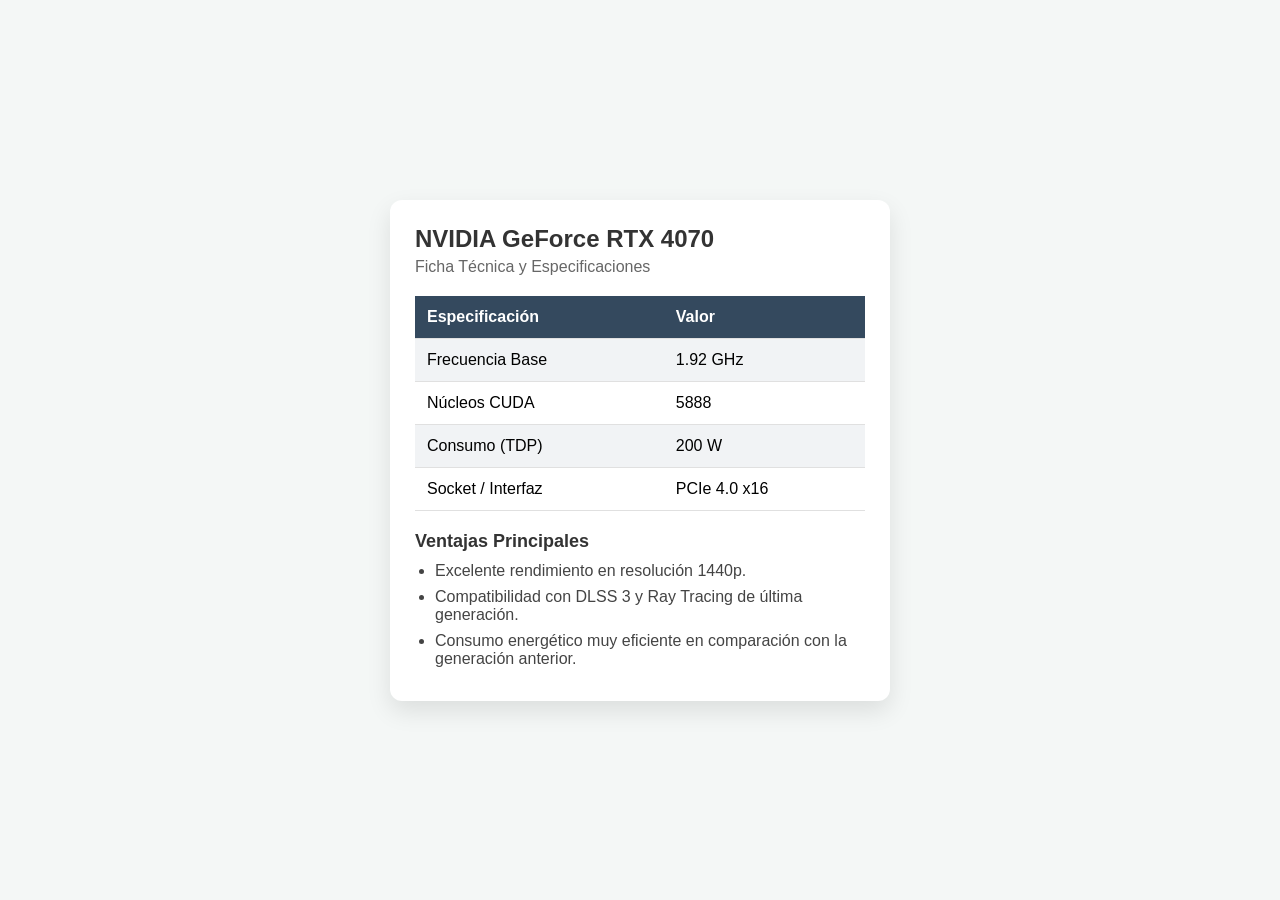
<file: actividad1tema2/index.html>
<!DOCTYPE html>
<html lang="es">
<head>
    <meta charset="UTF-8">
    <meta name="viewport" content="width=device-width, initial-scale=1.0">
    <title>Actividad 1</title>
    <link rel="stylesheet" href="styles.css">
</head>
<body>
    <main>
        <article>
            <h1>NVIDIA GeForce RTX 4070</h1>
            <h2>Ficha Técnica y Especificaciones</h2>

            <table>
                <tr>
                    <th>Especificación</th>
                    <th>Valor</th>
                </tr>
                <tr>
                    <td>Frecuencia Base</td>
                    <td>1.92 GHz</td>
                </tr>
                <tr>
                    <td>Núcleos CUDA</td>
                    <td>5888</td>
                </tr>
                <tr>
                    <td>Consumo (TDP)</td>
                    <td>200 W</td>
                </tr>
                <tr>
                    <td>Socket / Interfaz</td>
                    <td>PCIe 4.0 x16</td>
                </tr>
            </table>

            <h3>Ventajas Principales</h3>
            <ul>
                <li>Excelente rendimiento en resolución 1440p.</li>
                <li>Compatibilidad con DLSS 3 y Ray Tracing de última generación.</li>
                <li>Consumo energético muy eficiente en comparación con la generación anterior.</li>
            </ul>
        </article>
    </main>
</body>
</html>
</file>
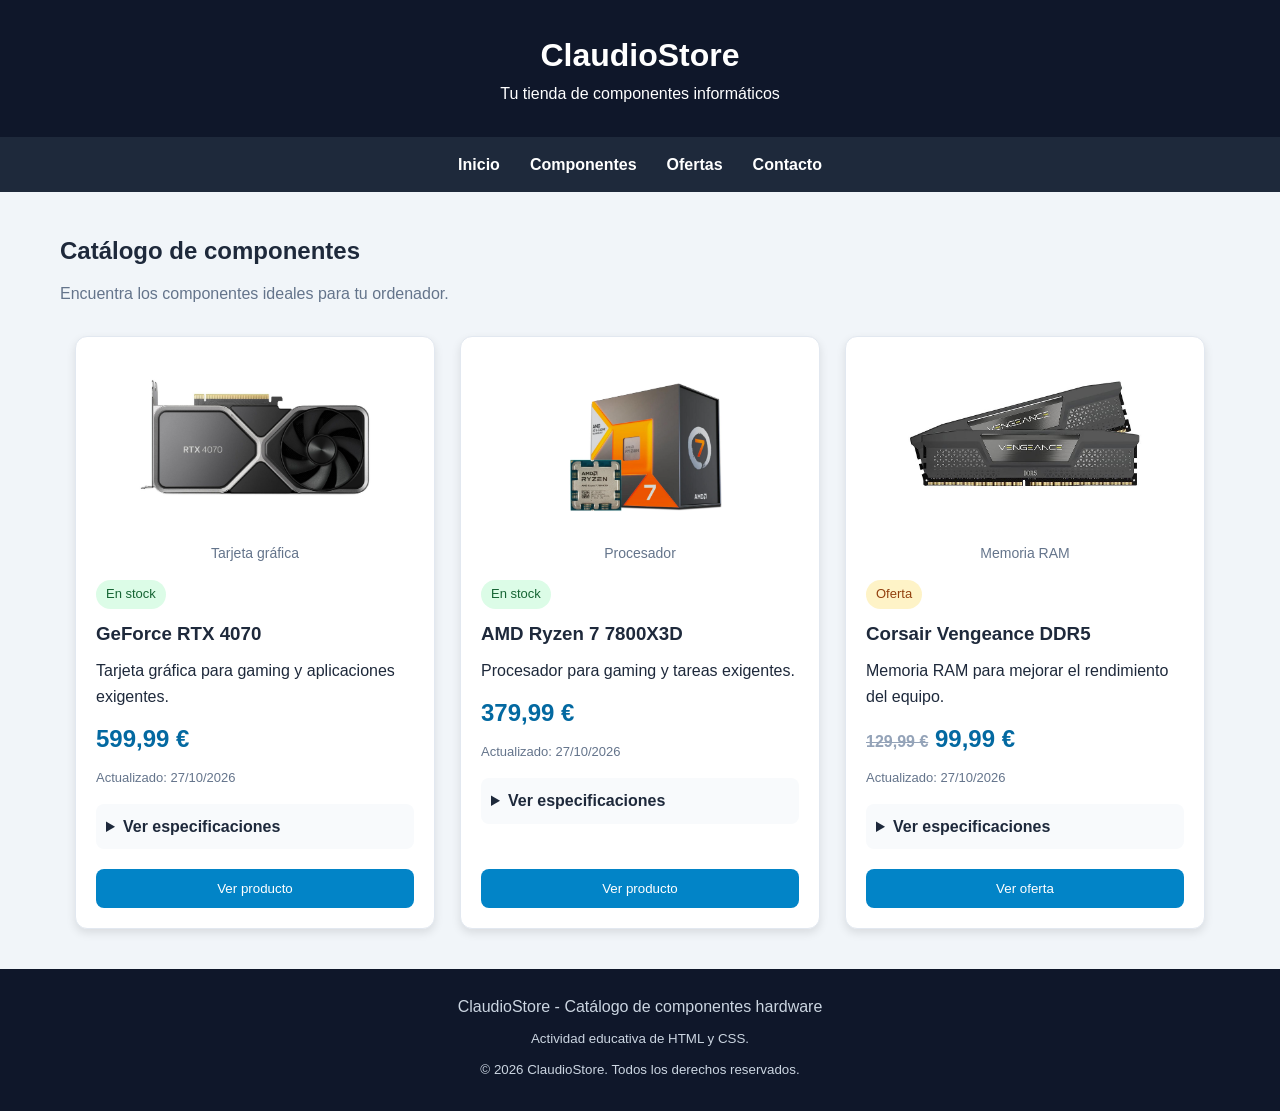
<file: actividad2tema2/index.html>
<!DOCTYPE html>
<html lang="es">
<head>
    <meta charset="UTF-8">
    <meta name="viewport" content="width=device-width, initial-scale=1.0">
    <title>ClaudioStore - Catálogo de Hardware</title>
    <link rel="stylesheet" href="styles.css">
</head>
<body>

    <header id="inicio">
        <h1>ClaudioStore</h1>
        <p>Tu tienda de componentes informáticos</p>
    </header>

    <nav>
        <ul>
            <li><a href="#inicio">Inicio</a></li>
            <li><a href="#productos">Componentes</a></li>
            <li><a href="#ofertas">Ofertas</a></li>
            <li><a href="#contacto">Contacto</a></li>
        </ul>
    </nav>

    <main>

        <section id="productos">
            <h2>Catálogo de componentes</h2>
            <p class="introduccion">
                Encuentra los componentes ideales para tu ordenador.
            </p>

            <div class="productos">

                <article class="tarjeta">
                    <figure>
                        <img
                            src="img/grafica.png"
                            alt="Tarjeta gráfica para ordenador">
                        <figcaption>Tarjeta gráfica</figcaption>
                    </figure>

                    <span class="estado">En stock</span>

                    <h3>GeForce RTX 4070</h3>

                    <p>Tarjeta gráfica para gaming y aplicaciones exigentes.</p>

                    <p class="precio">599,99 €</p>

                    <p class="fecha">
                        Actualizado:
                        <time datetime="2026-10-27">27/10/2026</time>
                    </p>

                    <details>
                        <summary>Ver especificaciones</summary>
                        <ul>
                            <li>Memoria: 12 GB</li>
                            <li>Interfaz: PCI Express</li>
                            <li>Uso: gaming</li>
                        </ul>
                    </details>

                    <button type="button">Ver producto</button>
                </article>

                <article class="tarjeta">
                    <figure>
                        <img
                            src="img/procesador.png"
                            alt="Procesador para ordenador">
                        <figcaption>Procesador</figcaption>
                    </figure>

                    <span class="estado">En stock</span>

                    <h3>AMD Ryzen 7 7800X3D</h3>

                    <p>Procesador para gaming y tareas exigentes.</p>

                    <p class="precio">379,99 €</p>

                    <p class="fecha">
                        Actualizado:
                        <time datetime="2026-10-27">27/10/2026</time>
                    </p>

                    <details>
                        <summary>Ver especificaciones</summary>
                        <ul>
                            <li>Núcleos: 8</li>
                            <li>Hilos: 16</li>
                            <li>Socket: AM5</li>
                        </ul>
                    </details>

                    <button type="button">Ver producto</button>
                </article>

                <article class="tarjeta" id="ofertas">
                    <figure>
                        <img
                            src="img/ram.png"
                            alt="Memoria RAM para ordenador">
                        <figcaption>Memoria RAM</figcaption>
                    </figure>

                    <mark class="oferta">Oferta</mark>

                    <h3>Corsair Vengeance DDR5</h3>

                    <p>Memoria RAM para mejorar el rendimiento del equipo.</p>

                    <p class="precio">
                        <del>129,99 €</del> 99,99 €
                    </p>

                    <p class="fecha">
                        Actualizado:
                        <time datetime="2026-10-27">27/10/2026</time>
                    </p>

                    <details>
                        <summary>Ver especificaciones</summary>
                        <ul>
                            <li>Capacidad: 32 GB</li>
                            <li>Tipo: DDR5</li>
                            <li>Uso: gaming y productividad</li>
                        </ul>
                    </details>

                    <button type="button">Ver oferta</button>
                </article>

            </div>
        </section>

    </main>

    <footer id="contacto">
        <p>ClaudioStore - Catálogo de componentes hardware</p>
        <p>
            <small>Actividad educativa de HTML y CSS.</small>
        </p>
        <p>
            <small>&copy; 2026 ClaudioStore. Todos los derechos reservados.</small>
        </p>
    </footer>

</body>
</html>
</file>
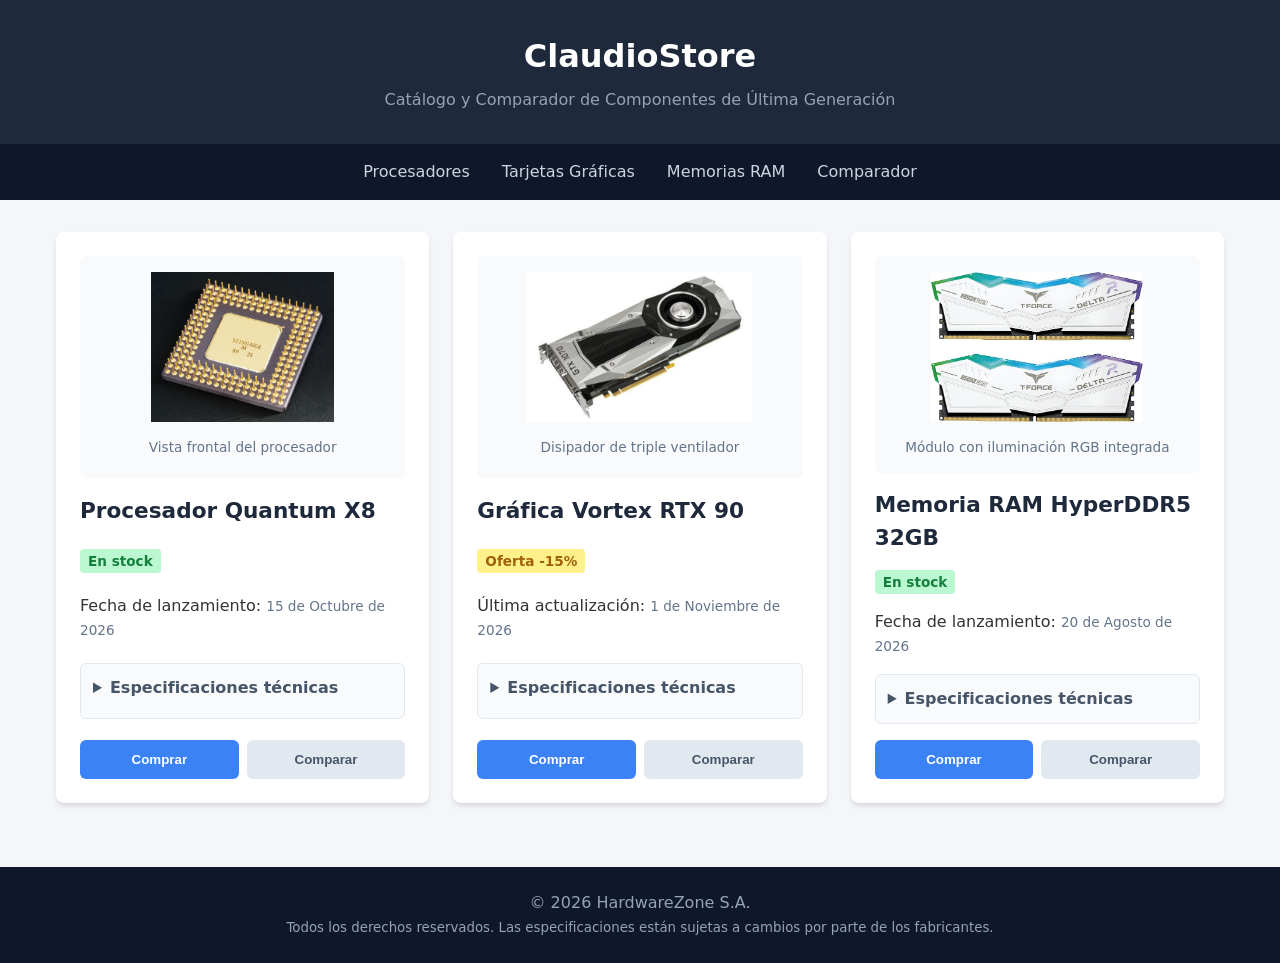
<file: actividad3tema2/index.html>
<!DOCTYPE html>
<html lang="es">
<head>
    <meta charset="UTF-8">
    <meta name="viewport" content="width=device-width, initial-scale=1.0">
    <title>Catálogo y Comparador de Componentes Hardware</title>
    <link rel="stylesheet" href="styles.css">
</head>
<body>

    <header>
        <h1>ClaudioStore</h1>
        <p>Catálogo y Comparador de Componentes de Última Generación</p>
    </header>

    <nav>
        <ul>
            <li><a href="#">Procesadores</a></li>
            <li><a href="#">Tarjetas Gráficas</a></li>
            <li><a href="#">Memorias RAM</a></li>
            <li><a href="#">Comparador</a></li>
        </ul>
    </nav>

    <main>
        <section class="productos-section">
            
            <article class="tarjeta-componente">
                <figure>
                    <img src="img/procesador.jpg" alt="Procesador de última generación">
                    <figcaption>Vista frontal del procesador</figcaption>
                </figure>
                
                <h2>Procesador Quantum X8</h2>
                
                <div class="estado-oferta">
                    <mark>En stock</mark>
                </div>
                
                <p>Fecha de lanzamiento: <time datetime="2026-10-15">15 de Octubre de 2026</time></p>
                
                <details>
                    <summary>Especificaciones técnicas</summary>
                    <p>Frecuencia: 4.5 GHz base. Núcleos: 12 núcleos / 24 hilos. Consumo: 65W TDP.</p>
                </details>
                
                <div class="acciones-botones">
                    <button class="principal">Comprar</button>
                    <button class="secundario">Comparar</button>
                </div>
            </article>

            <article class="tarjeta-componente">
                <figure>
                    <img src="img/grafica.jpg" alt="Tarjeta Gráfica de alto rendimiento">
                    <figcaption>Disipador de triple ventilador</figcaption>
                </figure>
                
                <h2>Gráfica Vortex RTX 90</h2>
                
                <div class="estado-oferta">
                    <span class="oferta">Oferta -15%</span>
                </div>
                
                <p>Última actualización: <time datetime="2026-11-01">1 de Noviembre de 2026</time></p>
                
                <details>
                    <summary>Especificaciones técnicas</summary>
                    <p>Memoria: 16GB GDDR6X. Interfaz: PCIe 5.0. Puertos: 3x DisplayPort, 1x HDMI.</p>
                </details>
                
                <div class="acciones-botones">
                    <button class="principal">Comprar</button>
                    <button class="secundario">Comparar</button>
                </div>
            </article>

            <article class="tarjeta-componente">
                <figure>
                    <img src="img/ram.jpg" alt="Módulo de memoria RAM DDR5">
                    <figcaption>Módulo con iluminación RGB integrada</figcaption>
                </figure>
                
                <h2>Memoria RAM HyperDDR5 32GB</h2>
                
                <div class="estado-oferta">
                    <mark>En stock</mark>
                </div>
                
                <p>Fecha de lanzamiento: <time datetime="2026-08-20">20 de Agosto de 2026</time></p>
                
                <details>
                    <summary>Especificaciones técnicas</summary>
                    <p>Capacidad: 32GB (2x16GB). Velocidad: 6000 MHz. Latencia: CL30.</p>
                </details>
                
                <div class="acciones-botones">
                    <button class="principal">Comprar</button>
                    <button class="secundario">Comparar</button>
                </div>
            </article>

        </section>
    </main>

    <footer>
        <p>&copy; 2026 HardwareZone S.A.</p>
        <p><small>Todos los derechos reservados. Las especificaciones están sujetas a cambios por parte de los fabricantes.</small></p>
    </footer>

</body>
</html>
</file>
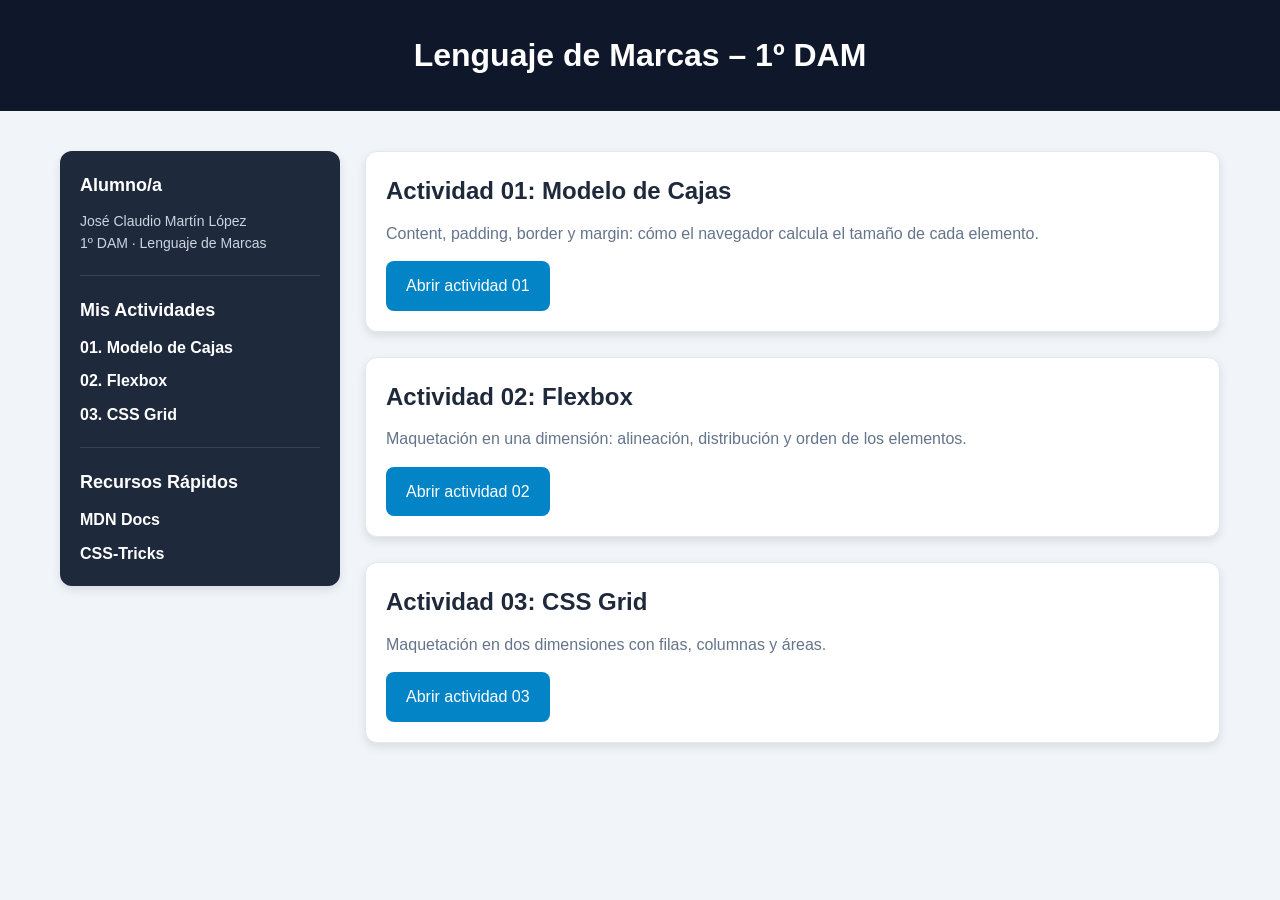
<file: actividad4tema2/index.html>
<!DOCTYPE html>
<html lang="es">
<head>
    <meta charset="UTF-8">
    <meta name="viewport" content="width=device-width, initial-scale=1.0">
    <title>Lenguaje de Marcas – 1º DAM</title>
    <link rel="stylesheet" href="css/stylesindex.css">
</head>
<body>

    <header>
        <h1>Lenguaje de Marcas – 1º DAM</h1>
    </header>

    <div class="layout">

        <aside class="sidebar">
            <section>
                <h2>Alumno/a</h2>
                <p>José Claudio Martín López</p>
                <p>1º DAM · Lenguaje de Marcas</p>
            </section>

            <nav aria-label="Mis actividades">
                <h2>Mis Actividades</h2>
                <ul>
                    <li><a href="actividad1.html">01. Modelo de Cajas</a></li>
                    <li><a href="actividad2.html">02. Flexbox</a></li>
                    <li><a href="actividad3.html">03. CSS Grid</a></li>
                </ul>
            </nav>

            <nav aria-label="Recursos rápidos">
                <h2>Recursos Rápidos</h2>
                <ul>
                    <li><a href="https://developer.mozilla.org/es/" target="_blank" rel="noopener">MDN Docs</a></li>
                    <li><a href="https://css-tricks.com/" target="_blank" rel="noopener">CSS-Tricks</a></li>
                </ul>
            </nav>
        </aside>

        <main class="content">

            <article id="act-cajas">
                <h2>Actividad 01: Modelo de Cajas</h2>
                <p>Content, padding, border y margin: cómo el navegador calcula el tamaño de cada elemento.</p>
                <a href="actividad1.html">Abrir actividad 01</a>
            </article>

            <article id="act-flexbox">
                <h2>Actividad 02: Flexbox</h2>
                <p>Maquetación en una dimensión: alineación, distribución y orden de los elementos.</p>
                <a href="actividad2.html">Abrir actividad 02</a>
            </article>

            <article id="act-grid">
                <h2>Actividad 03: CSS Grid</h2>
                <p>Maquetación en dos dimensiones con filas, columnas y áreas.</p>
                <a href="actividad3.html">Abrir actividad 03</a>
            </article>

        </main>

    </div>

</body>
</html>
</file>
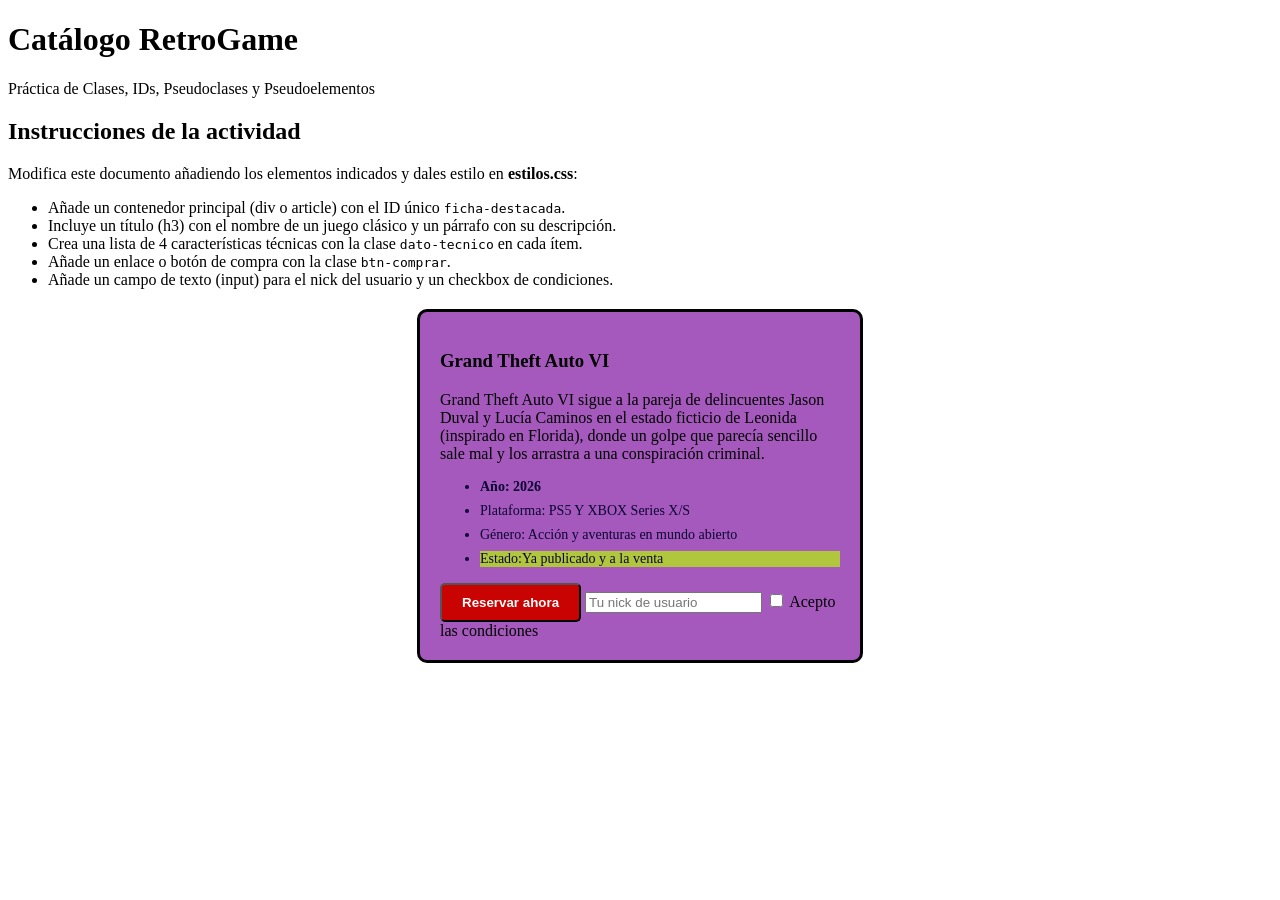
<file: actividad5tema2/index.html>
<!DOCTYPE html>
<html lang="es">
<head>
    <meta charset="UTF-8">
    <title>Práctica CSS - Selectores</title>
    <link rel="stylesheet" href="styles.css">
</head>
<body>

    <header>
        <h1>Catálogo RetroGame</h1>
        <p>Práctica de Clases, IDs, Pseudoclases y Pseudoelementos</p>
    </header>

    <main>
        <section>
            <h2>Instrucciones de la actividad</h2>
            <p>Modifica este documento añadiendo los elementos indicados y dales estilo en <strong>estilos.css</strong>:</p>
            
            <ul>
                <li>Añade un contenedor principal (div o article) con el ID único <code>ficha-destacada</code>.</li>
                <li>Incluye un título (h3) con el nombre de un juego clásico y un párrafo con su descripción.</li>
                <li>Crea una lista de 4 características técnicas con la clase <code>dato-tecnico</code> en cada ítem.</li>
                <li>Añade un enlace o botón de compra con la clase <code>btn-comprar</code>.</li>
                <li>Añade un campo de texto (input) para el nick del usuario y un checkbox de condiciones.</li>
            </ul>
        </section>

        <!-- ZONA DE TRABAJO DEL ALUMNO: Añade aquí tu estructura HTML -->

    </main>
        <article id="ficha-destacada">
            
            <h3>Grand Theft Auto VI</h3>
            <p>Grand Theft Auto VI sigue a la pareja de delincuentes Jason Duval y Lucía Caminos en el estado ficticio de Leonida (inspirado en Florida), donde un golpe que parecía sencillo sale mal y los arrastra a una conspiración criminal.</p>
         
            <ul>
                <li class="dato-tecnico">Año: 2026</li>
                <li class="dato-tecnico">Plataforma: PS5 Y XBOX Series X/S</li>
                <li class="dato-tecnico">Género: Acción y aventuras en mundo abierto</li>
                <li class="dato-tecnico">Estado:Ya publicado y a la venta</li>
            </ul>

        <button class="btn-comprar">Reservar ahora</button>

        <input type="text" placeholder="Tu nick de usuario">
        <label><input type="checkbox"> Acepto las condiciones</label>

    </article>

</body>
</html>
</file>
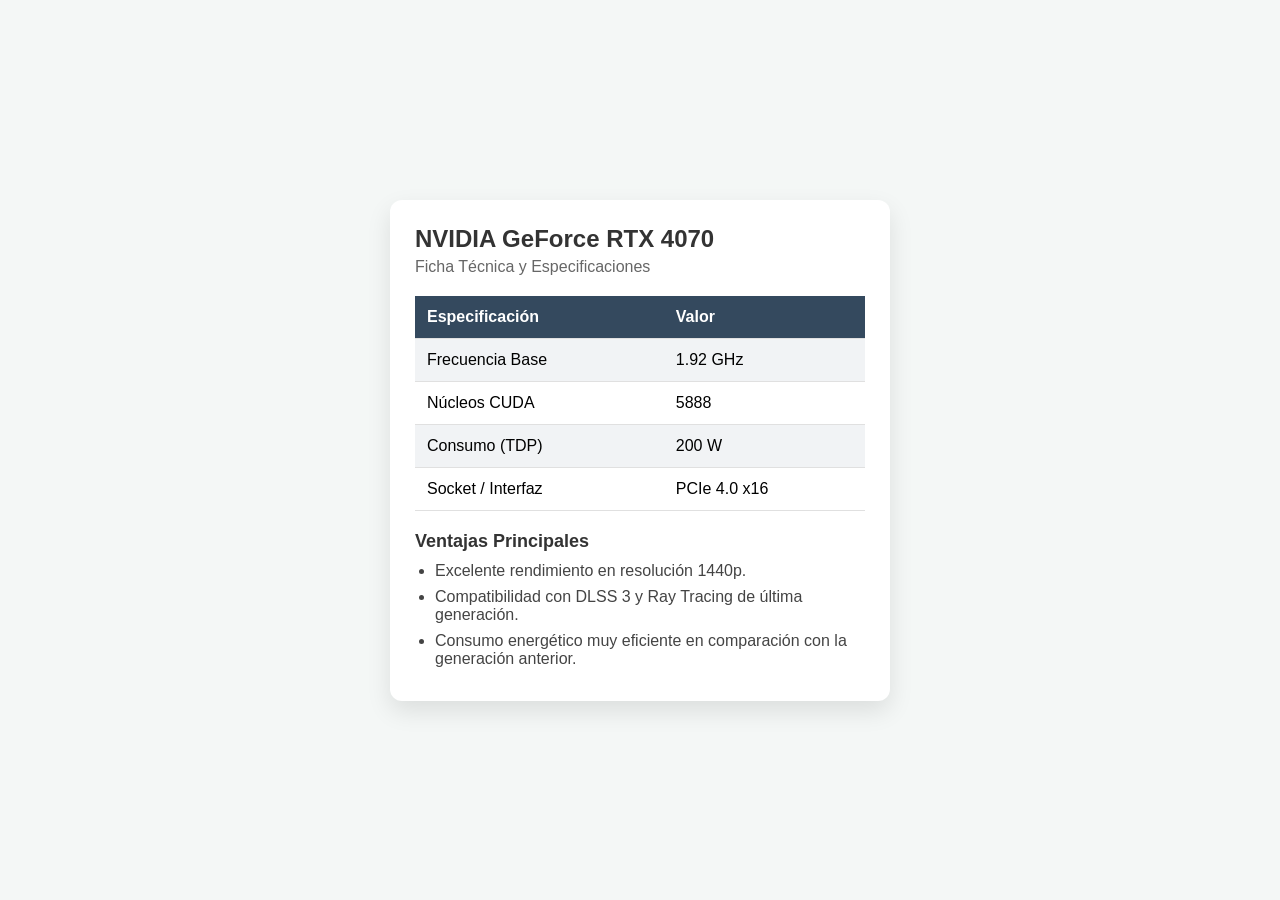
<file: actividad4tema2/actividad1.html>
<!DOCTYPE html>
<html lang="es">
<head>
    <meta charset="UTF-8">
    <meta name="viewport" content="width=device-width, initial-scale=1.0">
    <title>Actividad 1</title>
    <link rel="stylesheet" href="css/stylesactividad1.css">
</head>
<body>
    <main>
        <article>
            <h1>NVIDIA GeForce RTX 4070</h1>
            <h2>Ficha Técnica y Especificaciones</h2>

            <table>
                <tr>
                    <th>Especificación</th>
                    <th>Valor</th>
                </tr>
                <tr>
                    <td>Frecuencia Base</td>
                    <td>1.92 GHz</td>
                </tr>
                <tr>
                    <td>Núcleos CUDA</td>
                    <td>5888</td>
                </tr>
                <tr>
                    <td>Consumo (TDP)</td>
                    <td>200 W</td>
                </tr>
                <tr>
                    <td>Socket / Interfaz</td>
                    <td>PCIe 4.0 x16</td>
                </tr>
            </table>

            <h3>Ventajas Principales</h3>
            <ul>
                <li>Excelente rendimiento en resolución 1440p.</li>
                <li>Compatibilidad con DLSS 3 y Ray Tracing de última generación.</li>
                <li>Consumo energético muy eficiente en comparación con la generación anterior.</li>
            </ul>
        </article>
    </main>
</body>
</html>
</file>
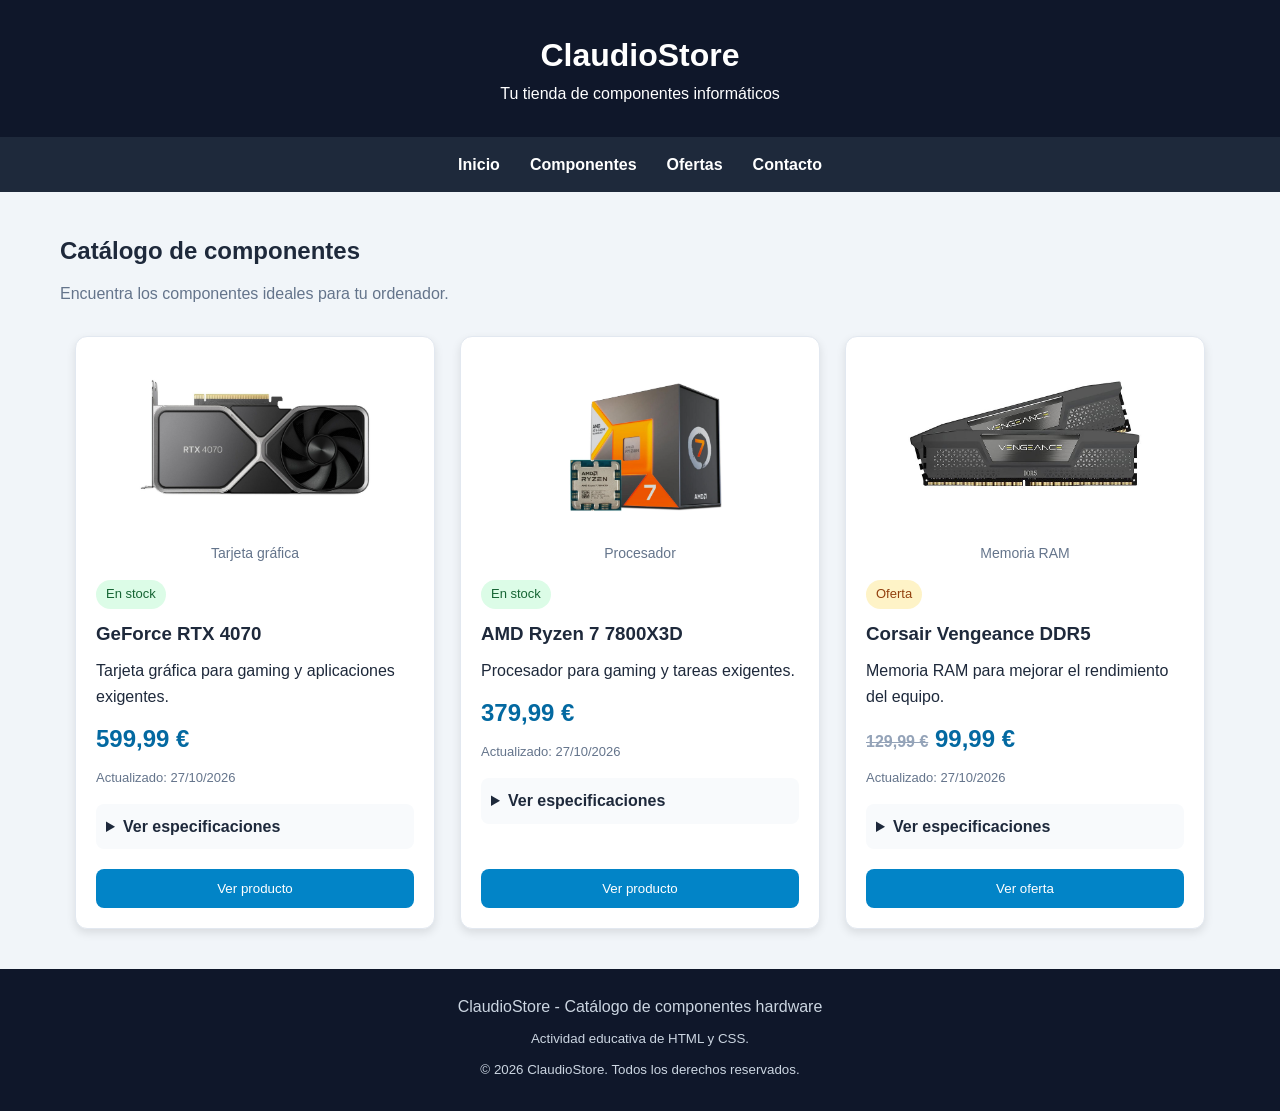
<file: actividad4tema2/actividad2.html>
<!DOCTYPE html>
<html lang="es">
<head>
    <meta charset="UTF-8">
    <meta name="viewport" content="width=device-width, initial-scale=1.0">
    <title>ClaudioStore - Catálogo de Hardware</title>
    <link rel="stylesheet" href="css/stylesactividad2.css">
</head>
<body>

    <header id="inicio">
        <h1>ClaudioStore</h1>
        <p>Tu tienda de componentes informáticos</p>
    </header>

    <nav>
        <ul>
            <li><a href="#inicio">Inicio</a></li>
            <li><a href="#productos">Componentes</a></li>
            <li><a href="#ofertas">Ofertas</a></li>
            <li><a href="#contacto">Contacto</a></li>
        </ul>
    </nav>

    <main>

        <section id="productos">
            <h2>Catálogo de componentes</h2>
            <p class="introduccion">
                Encuentra los componentes ideales para tu ordenador.
            </p>

            <div class="productos">

                <article class="tarjeta">
                    <figure>
                        <img
                            src="img/grafica2.png"
                            alt="Tarjeta gráfica para ordenador">
                        <figcaption>Tarjeta gráfica</figcaption>
                    </figure>

                    <span class="estado">En stock</span>

                    <h3>GeForce RTX 4070</h3>

                    <p>Tarjeta gráfica para gaming y aplicaciones exigentes.</p>

                    <p class="precio">599,99 €</p>

                    <p class="fecha">
                        Actualizado:
                        <time datetime="2026-10-27">27/10/2026</time>
                    </p>

                    <details>
                        <summary>Ver especificaciones</summary>
                        <ul>
                            <li>Memoria: 12 GB</li>
                            <li>Interfaz: PCI Express</li>
                            <li>Uso: gaming</li>
                        </ul>
                    </details>

                    <button type="button">Ver producto</button>
                </article>

                <article class="tarjeta">
                    <figure>
                        <img
                            src="img/procesador2.png"
                            alt="Procesador para ordenador">
                        <figcaption>Procesador</figcaption>
                    </figure>

                    <span class="estado">En stock</span>

                    <h3>AMD Ryzen 7 7800X3D</h3>

                    <p>Procesador para gaming y tareas exigentes.</p>

                    <p class="precio">379,99 €</p>

                    <p class="fecha">
                        Actualizado:
                        <time datetime="2026-10-27">27/10/2026</time>
                    </p>

                    <details>
                        <summary>Ver especificaciones</summary>
                        <ul>
                            <li>Núcleos: 8</li>
                            <li>Hilos: 16</li>
                            <li>Socket: AM5</li>
                        </ul>
                    </details>

                    <button type="button">Ver producto</button>
                </article>

                <article class="tarjeta" id="ofertas">
                    <figure>
                        <img
                            src="img/ram2.png"
                            alt="Memoria RAM para ordenador">
                        <figcaption>Memoria RAM</figcaption>
                    </figure>

                    <mark class="oferta">Oferta</mark>

                    <h3>Corsair Vengeance DDR5</h3>

                    <p>Memoria RAM para mejorar el rendimiento del equipo.</p>

                    <p class="precio">
                        <del>129,99 €</del> 99,99 €
                    </p>

                    <p class="fecha">
                        Actualizado:
                        <time datetime="2026-10-27">27/10/2026</time>
                    </p>

                    <details>
                        <summary>Ver especificaciones</summary>
                        <ul>
                            <li>Capacidad: 32 GB</li>
                            <li>Tipo: DDR5</li>
                            <li>Uso: gaming y productividad</li>
                        </ul>
                    </details>

                    <button type="button">Ver oferta</button>
                </article>

            </div>
        </section>

    </main>

    <footer id="contacto">
        <p>ClaudioStore - Catálogo de componentes hardware</p>
        <p>
            <small>Actividad educativa de HTML y CSS.</small>
        </p>
        <p>
            <small>&copy; 2026 ClaudioStore. Todos los derechos reservados.</small>
        </p>
    </footer>

</body>
</html>
</file>
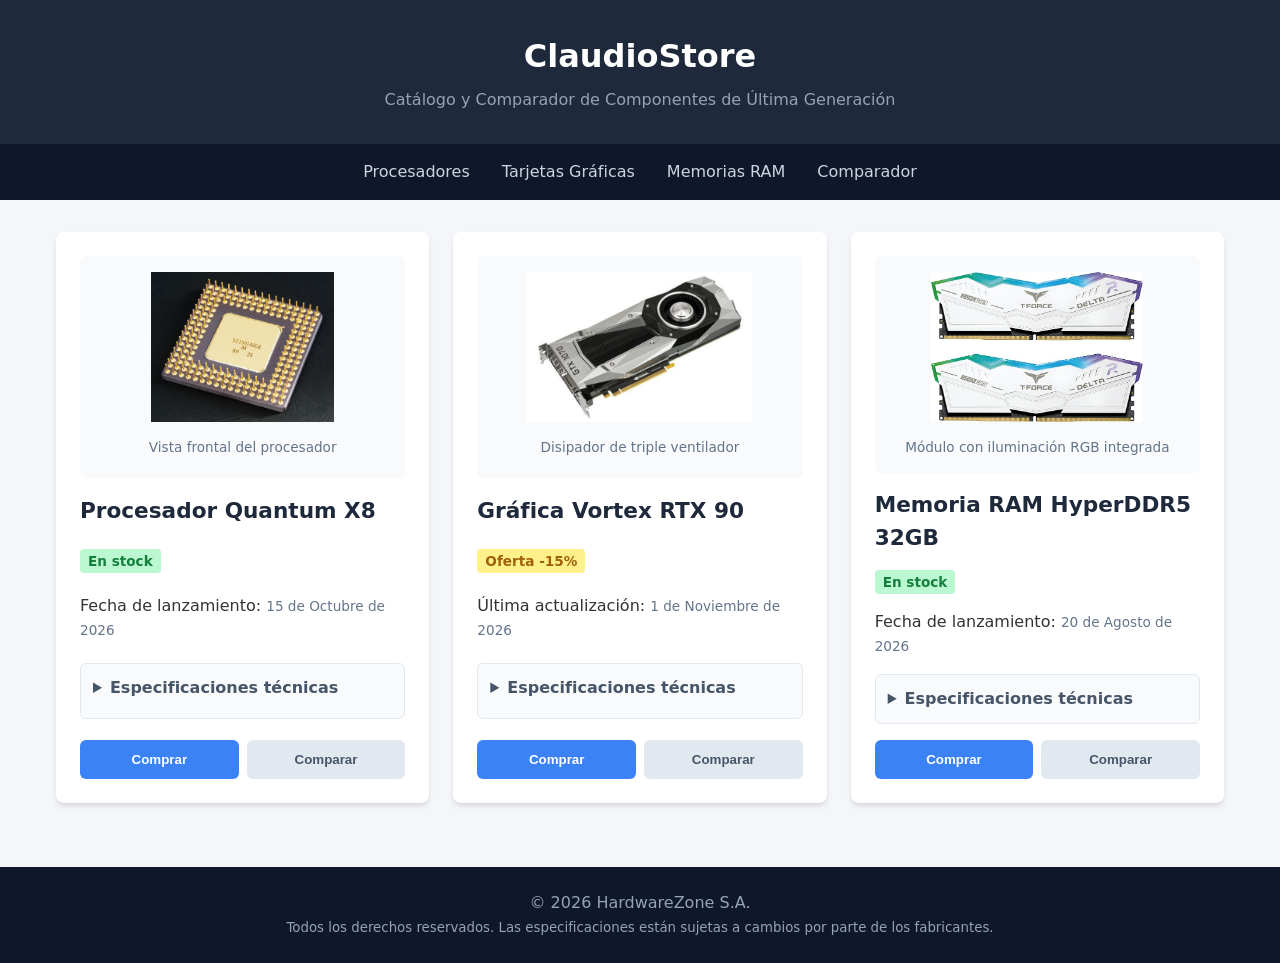
<file: actividad4tema2/actividad3.html>
<!DOCTYPE html>
<html lang="es">
<head>
    <meta charset="UTF-8">
    <meta name="viewport" content="width=device-width, initial-scale=1.0">
    <title>Catálogo y Comparador de Componentes Hardware</title>
    <link rel="stylesheet" href="css/stylesactividad3.css">
</head>
<body>

    <header>
        <h1>ClaudioStore</h1>
        <p>Catálogo y Comparador de Componentes de Última Generación</p>
    </header>

    <nav>
        <ul>
            <li><a href="#">Procesadores</a></li>
            <li><a href="#">Tarjetas Gráficas</a></li>
            <li><a href="#">Memorias RAM</a></li>
            <li><a href="#">Comparador</a></li>
        </ul>
    </nav>

    <main>
        <section class="productos-section">
            
            <article class="tarjeta-componente">
                <figure>
                    <img src="img/procesador3.jpg" alt="Procesador de última generación">
                    <figcaption>Vista frontal del procesador</figcaption>
                </figure>
                
                <h2>Procesador Quantum X8</h2>
                
                <div class="estado-oferta">
                    <mark>En stock</mark>
                </div>
                
                <p>Fecha de lanzamiento: <time datetime="2026-10-15">15 de Octubre de 2026</time></p>
                
                <details>
                    <summary>Especificaciones técnicas</summary>
                    <p>Frecuencia: 4.5 GHz base. Núcleos: 12 núcleos / 24 hilos. Consumo: 65W TDP.</p>
                </details>
                
                <div class="acciones-botones">
                    <button class="principal">Comprar</button>
                    <button class="secundario">Comparar</button>
                </div>
            </article>

            <article class="tarjeta-componente">
                <figure>
                    <img src="img/grafica3.jpg" alt="Tarjeta Gráfica de alto rendimiento">
                    <figcaption>Disipador de triple ventilador</figcaption>
                </figure>
                
                <h2>Gráfica Vortex RTX 90</h2>
                
                <div class="estado-oferta">
                    <span class="oferta">Oferta -15%</span>
                </div>
                
                <p>Última actualización: <time datetime="2026-11-01">1 de Noviembre de 2026</time></p>
                
                <details>
                    <summary>Especificaciones técnicas</summary>
                    <p>Memoria: 16GB GDDR6X. Interfaz: PCIe 5.0. Puertos: 3x DisplayPort, 1x HDMI.</p>
                </details>
                
                <div class="acciones-botones">
                    <button class="principal">Comprar</button>
                    <button class="secundario">Comparar</button>
                </div>
            </article>

            <article class="tarjeta-componente">
                <figure>
                    <img src="img/ram3.jpg" alt="Módulo de memoria RAM DDR5">
                    <figcaption>Módulo con iluminación RGB integrada</figcaption>
                </figure>
                
                <h2>Memoria RAM HyperDDR5 32GB</h2>
                
                <div class="estado-oferta">
                    <mark>En stock</mark>
                </div>
                
                <p>Fecha de lanzamiento: <time datetime="2026-08-20">20 de Agosto de 2026</time></p>
                
                <details>
                    <summary>Especificaciones técnicas</summary>
                    <p>Capacidad: 32GB (2x16GB). Velocidad: 6000 MHz. Latencia: CL30.</p>
                </details>
                
                <div class="acciones-botones">
                    <button class="principal">Comprar</button>
                    <button class="secundario">Comparar</button>
                </div>
            </article>

        </section>
    </main>

    <footer>
        <p>&copy; 2026 HardwareZone S.A.</p>
        <p><small>Todos los derechos reservados. Las especificaciones están sujetas a cambios por parte de los fabricantes.</small></p>
    </footer>

</body>
</html>
</file>
<file: actividad1tema2/styles.css>
* {
    box-sizing: border-box;
    margin: 0;
    padding: 0;
}

body {
    font-family: Arial, sans-serif;
    background-color: #f4f7f6;
    display: flex;
    justify-content: center;
    align-items: center;
    min-height: 100vh;
}

article {
    background-color: #ffffff;
    width: 100%;
    max-width: 500px;
    padding: 25px;
    margin: 20px;
    border-radius: 12px;
    box-shadow: 0 10px 25px rgba(0, 0, 0, 0.1);
}

h1 {
    font-size: 24px;
    color: #333333;
    margin-bottom: 5px;
}

h2 {
    font-size: 16px;
    color: #666666;
    font-weight: normal;
    margin-bottom: 20px;
}

h3 {
    font-size: 18px;
    color: #333333;
    margin: 20px 0 10px 0;
}

table {
    width: 100%;
    border-collapse: collapse;
    margin-bottom: 15px;
}

th, td {
    padding: 12px;
    text-align: left;
    border-bottom: 1px solid #e0e0e0;
}

th {
    background-color: #34495e;
    color: #ffffff;
}

tr:nth-child(even) {
    background-color: #f1f3f5;
}

ul {
    padding-left: 20px;
}

li {
    margin-bottom: 8px;
    color: #444444;
}
</file>
<file: actividad2tema2/styles.css>
* {
    box-sizing: border-box;
    margin: 0;
    padding: 0;
}

body {
    font-family: Arial, sans-serif;
    background-color: #f1f5f9;
    color: #1e293b;
    line-height: 1.6;
}

header {
    background-color: #0f172a;
    color: white;
    text-align: center;
    padding: 30px 20px;
}

nav {
    background-color: #1e293b;
    padding: 15px;
}

nav ul {
    display: flex;
    justify-content: center;
    align-items: center;
    gap: 30px;
    flex-wrap: wrap;
    list-style: none;
}

nav a {
    color: white;
    text-decoration: none;
    font-weight: bold;
}

nav a:hover {
    color: #38bdf8;
}

section {
    max-width: 1200px;
    margin: 0 auto;
    padding: 40px 20px;
}

section h2 {
    margin-bottom: 10px;
}

.introduccion {
    color: #64748b;
    margin-bottom: 30px;
}

.productos {
    display: flex;
    flex-wrap: wrap;
    justify-content: center;
    gap: 25px;
}

.tarjeta {
    display: flex;
    flex-direction: column;
    flex: 1 1 300px;
    max-width: 360px;
    background-color: white;
    padding: 20px;
    border: 1px solid #e2e8f0;
    border-radius: 12px;
    box-shadow: 0 4px 10px rgba(0, 0, 0, 0.1);
    transition: transform 0.2s, box-shadow 0.2s;
}

.tarjeta:hover {
    transform: translateY(-5px);
    box-shadow: 0 8px 16px rgba(0, 0, 0, 0.15);
}

.tarjeta figure {
    margin-bottom: 15px;
}

.tarjeta img {
    display: block;
    width: 100%;
    height: 180px;
    object-fit: contain;
}

.tarjeta figcaption {
    text-align: center;
    color: #64748b;
    font-size: 14px;
    margin-top: 5px;
}

.estado,
.oferta {
    align-self: flex-start;
    padding: 4px 10px;
    border-radius: 15px;
    font-size: 13px;
    margin-bottom: 10px;
}

.estado {
    background-color: #dcfce7;
    color: #166534;
}

.oferta {
    background-color: #fef3c7;
    color: #92400e;
}

.tarjeta h3 {
    margin-bottom: 10px;
}

.precio {
    font-size: 24px;
    font-weight: bold;
    color: #0369a1;
    margin: 10px 0;
}

del {
    color: #94a3b8;
    font-size: 16px;
}

.fecha {
    color: #64748b;
    font-size: 13px;
    margin-bottom: 15px;
}

details {
    background-color: #f8fafc;
    padding: 10px;
    border-radius: 8px;
    margin-bottom: 20px;
}

summary {
    cursor: pointer;
    font-weight: bold;
}

details ul {
    padding-left: 20px;
    margin-top: 10px;
}

.tarjeta button {
    margin-top: auto;
    padding: 12px;
    background-color: #0284c7;
    color: white;
    border: none;
    border-radius: 8px;
    cursor: pointer;
}

.tarjeta button:hover {
    background-color: #0369a1;
}

footer {
    background-color: #0f172a;
    color: #cbd5e1;
    text-align: center;
    padding: 25px 20px;
}

footer p {
    margin-bottom: 5px;
}

@media (max-width: 600px) {
    nav ul {
        gap: 15px;
    }

    section {
        padding: 25px 15px;
    }

    .tarjeta {
        flex-basis: 100%;
        max-width: 100%;
    }
}
</file>
<file: actividad3tema2/styles.css>
* {
    box-sizing: border-box;
    margin: 0;
    padding: 0;
}

body {
    font-family: system-ui, -apple-system, BlinkMacSystemFont, 'Segoe UI', Roboto, sans-serif;
    background-color: #f4f6f9;
    color: #333;
    line-height: 1.5;
}

header {
    background-color: #1e293b;
    color: #fff;
    padding: 2rem 1rem;
    text-align: center;
}

header h1 {
    font-size: 2rem;
    margin-bottom: 0.5rem;
}

header p {
    color: #94a3b8;
    font-size: 1rem;
}

nav {
    background-color: #0f172a;
    padding: 1rem;
}

nav ul {
    list-style: none;
    display: grid;
    grid-auto-flow: column;
    justify-content: center;
    gap: 2rem;
}

nav a {
    color: #cbd5e1;
    text-decoration: none;
    font-weight: 500;
}

nav a:hover {
    color: #38bdf8;
}

main {
    max-width: 1200px;
    margin: 2rem auto;
    padding: 0 1rem;
}

.productos-section {
    display: grid;
    grid-template-columns: repeat(auto-fit, minmax(300px, 1fr));
    gap: 1.5rem;
}

.tarjeta-componente {
    background-color: #fff;
    border-radius: 8px;
    box-shadow: 0 4px 6px -1px rgba(0, 0, 0, 0.1), 0 2px 4px -1px rgba(0, 0, 0, 0.06);
    padding: 1.5rem;
    transition: transform 0.3s ease, box-shadow 0.3s ease;
    display: grid;
    grid-template-columns: 1fr;
    gap: 1rem;
}

.tarjeta-componente:hover {
    transform: translateY(-5px);
    box-shadow: 0 10px 15px -3px rgba(0, 0, 0, 0.1), 0 4px 6px -2px rgba(0, 0, 0, 0.05);
}

figure {
    text-align: center;
    background-color: #f8fafc;
    padding: 1rem;
    border-radius: 6px;
}

figure img {
    max-width: 100%;
    height: 150px;
    object-fit: contain;
}

figcaption {
    font-size: 0.85rem;
    color: #64748b;
    margin-top: 0.5rem;
}

.tarjeta-componente h2 {
    font-size: 1.35rem;
    color: #1e293b;
}

.estado-oferta {
    display: inline-block;
    align-self: start;
}

mark {
    background-color: #bbf7d0;
    color: #15803d;
    padding: 0.25rem 0.5rem;
    border-radius: 4px;
    font-weight: bold;
    font-size: 0.85rem;
}

span.oferta {
    background-color: #fef08a;
    color: #a16207;
    padding: 0.25rem 0.5rem;
    border-radius: 4px;
    font-weight: bold;
    font-size: 0.85rem;
}

time {
    font-size: 0.85rem;
    color: #64748b;
}

details {
    background-color: #f8fafc;
    padding: 0.75rem;
    border-radius: 6px;
    border: 1px solid #e2e8f0;
}

summary {
    font-weight: 600;
    cursor: pointer;
    color: #475569;
}

details p {
    margin-top: 0.5rem;
    font-size: 0.9rem;
    color: #334155;
}

.acciones-botones {
    display: flex;
    gap: 0.5rem;
    align-self: end;
}

button {
    flex: 1;
    padding: 0.75rem;
    border: none;
    border-radius: 6px;
    font-weight: 600;
    cursor: pointer;
    transition: background-color 0.2s;
}

button.principal {
    background-color: #3b82f6;
    color: #fff;
}

button.principal:hover {
    background-color: #2563eb;
}

button.secundario {
    background-color: #e2e8f0;
    color: #475569;
}

button.secundario:hover {
    background-color: #cbd5e1;
}

footer {
    background-color: #0f172a;
    color: #94a3b8;
    text-align: center;
    padding: 1.5rem 1rem;
    margin-top: 4rem;
}
</file>
<file: actividad4tema2/css/stylesindex.css>
* {
    box-sizing: border-box;
    margin: 0;
    padding: 0;
}

body {
    font-family: Arial, sans-serif;
    background-color: #f1f5f9;
    color: #1e293b;
    line-height: 1.6;
}

header {
    background-color: #0f172a;
    color: white;
    text-align: center;
    padding: 30px 20px;
}

.layout {
    display: grid;
    grid-template-columns: 280px 1fr;
    gap: 25px;
    align-items: start;
    max-width: 1200px;
    margin: 0 auto;
    padding: 40px 20px;
}

.sidebar {
    background-color: #1e293b;
    color: white;
    padding: 20px;
    border-radius: 12px;
    box-shadow: 0 4px 10px rgba(0, 0, 0, 0.1);
}

.sidebar section,
.sidebar nav {
    padding-bottom: 20px;
    margin-bottom: 20px;
    border-bottom: 1px solid #334155;
}

.sidebar nav:last-child {
    padding-bottom: 0;
    margin-bottom: 0;
    border-bottom: none;
}

.sidebar h2 {
    font-size: 18px;
    margin-bottom: 10px;
}

.sidebar p {
    color: #cbd5e1;
    font-size: 14px;
}

.sidebar ul {
    list-style: none;
}

.sidebar li + li {
    margin-top: 8px;
}

.sidebar a {
    color: white;
    text-decoration: none;
    font-weight: bold;
}

.sidebar a:hover,
.sidebar a:focus-visible {
    color: #38bdf8;
}

.content {
    display: flex;
    flex-direction: column;
    gap: 25px;
}

.content article {
    background-color: white;
    padding: 20px;
    border: 1px solid #e2e8f0;
    border-radius: 12px;
    box-shadow: 0 4px 10px rgba(0, 0, 0, 0.1);
    transition: transform 0.2s, box-shadow 0.2s;
}

.content article:hover {
    transform: translateY(-5px);
    box-shadow: 0 8px 16px rgba(0, 0, 0, 0.15);
}

.content article h2 {
    margin-bottom: 10px;
}

.content article p {
    color: #64748b;
    margin-bottom: 15px;
}

.content article a {
    display: inline-block;
    padding: 12px 20px;
    background-color: #0284c7;
    color: white;
    text-decoration: none;
    border-radius: 8px;
}

.content article a:hover,
.content article a:focus-visible {
    background-color: #0369a1;
}

@media (max-width: 700px) {
    .layout {
        grid-template-columns: 1fr;
        padding: 25px 15px;
    }
}
</file>
<file: actividad5tema2/styles.css>
#ficha-destacada {
    background-color: #a559bc;
    padding: 20px;
    border-radius: 10px;
    max-width: 400px;
    margin: 20px auto;
    border-style: solid;
}

.dato-tecnico {
    font-size: 14px;
    color: #0b0334;
    margin-bottom: 8px;
    padding: left 8px;
}

.btn-comprar {
    display: inline-block;
    background-color: #c90202;
    color: white;
    padding: 10px 20px;
    border-radius: 5px;
    text-decoration: none;
    font-weight: bold;
    transition: background-color 0.3s ease;
}

.btn-comprar:hover {
    background-color: #b86807;
}

.btn-comprar:active {
    transform: scale(0.95);
}

.dato-tecnico:first-child {
    font-weight: bold;
}

.dato-tecnico:last-child {
    background-color: #b0c73d;
}

text:focus {
    outline: 2px solid #0db239;
    outline-offset: 2px;
}

text:checked {
    accent-color: #081baf;
}
</file>
<file: actividad4tema2/css/stylesactividad1.css>
* {
    box-sizing: border-box;
    margin: 0;
    padding: 0;
}

body {
    font-family: Arial, sans-serif;
    background-color: #f4f7f6;
    display: flex;
    justify-content: center;
    align-items: center;
    min-height: 100vh;
}

article {
    background-color: #ffffff;
    width: 100%;
    max-width: 500px;
    padding: 25px;
    margin: 20px;
    border-radius: 12px;
    box-shadow: 0 10px 25px rgba(0, 0, 0, 0.1);
}

h1 {
    font-size: 24px;
    color: #333333;
    margin-bottom: 5px;
}

h2 {
    font-size: 16px;
    color: #666666;
    font-weight: normal;
    margin-bottom: 20px;
}

h3 {
    font-size: 18px;
    color: #333333;
    margin: 20px 0 10px 0;
}

table {
    width: 100%;
    border-collapse: collapse;
    margin-bottom: 15px;
}

th, td {
    padding: 12px;
    text-align: left;
    border-bottom: 1px solid #e0e0e0;
}

th {
    background-color: #34495e;
    color: #ffffff;
}

tr:nth-child(even) {
    background-color: #f1f3f5;
}

ul {
    padding-left: 20px;
}

li {
    margin-bottom: 8px;
    color: #444444;
}
</file>
<file: actividad4tema2/css/stylesactividad2.css>
* {
    box-sizing: border-box;
    margin: 0;
    padding: 0;
}

body {
    font-family: Arial, sans-serif;
    background-color: #f1f5f9;
    color: #1e293b;
    line-height: 1.6;
}

header {
    background-color: #0f172a;
    color: white;
    text-align: center;
    padding: 30px 20px;
}

nav {
    background-color: #1e293b;
    padding: 15px;
}

nav ul {
    display: flex;
    justify-content: center;
    align-items: center;
    gap: 30px;
    flex-wrap: wrap;
    list-style: none;
}

nav a {
    color: white;
    text-decoration: none;
    font-weight: bold;
}

nav a:hover {
    color: #38bdf8;
}

section {
    max-width: 1200px;
    margin: 0 auto;
    padding: 40px 20px;
}

section h2 {
    margin-bottom: 10px;
}

.introduccion {
    color: #64748b;
    margin-bottom: 30px;
}

.productos {
    display: flex;
    flex-wrap: wrap;
    justify-content: center;
    gap: 25px;
}

.tarjeta {
    display: flex;
    flex-direction: column;
    flex: 1 1 300px;
    max-width: 360px;
    background-color: white;
    padding: 20px;
    border: 1px solid #e2e8f0;
    border-radius: 12px;
    box-shadow: 0 4px 10px rgba(0, 0, 0, 0.1);
    transition: transform 0.2s, box-shadow 0.2s;
}

.tarjeta:hover {
    transform: translateY(-5px);
    box-shadow: 0 8px 16px rgba(0, 0, 0, 0.15);
}

.tarjeta figure {
    margin-bottom: 15px;
}

.tarjeta img {
    display: block;
    width: 100%;
    height: 180px;
    object-fit: contain;
}

.tarjeta figcaption {
    text-align: center;
    color: #64748b;
    font-size: 14px;
    margin-top: 5px;
}

.estado,
.oferta {
    align-self: flex-start;
    padding: 4px 10px;
    border-radius: 15px;
    font-size: 13px;
    margin-bottom: 10px;
}

.estado {
    background-color: #dcfce7;
    color: #166534;
}

.oferta {
    background-color: #fef3c7;
    color: #92400e;
}

.tarjeta h3 {
    margin-bottom: 10px;
}

.precio {
    font-size: 24px;
    font-weight: bold;
    color: #0369a1;
    margin: 10px 0;
}

del {
    color: #94a3b8;
    font-size: 16px;
}

.fecha {
    color: #64748b;
    font-size: 13px;
    margin-bottom: 15px;
}

details {
    background-color: #f8fafc;
    padding: 10px;
    border-radius: 8px;
    margin-bottom: 20px;
}

summary {
    cursor: pointer;
    font-weight: bold;
}

details ul {
    padding-left: 20px;
    margin-top: 10px;
}

.tarjeta button {
    margin-top: auto;
    padding: 12px;
    background-color: #0284c7;
    color: white;
    border: none;
    border-radius: 8px;
    cursor: pointer;
}

.tarjeta button:hover {
    background-color: #0369a1;
}

footer {
    background-color: #0f172a;
    color: #cbd5e1;
    text-align: center;
    padding: 25px 20px;
}

footer p {
    margin-bottom: 5px;
}

@media (max-width: 600px) {
    nav ul {
        gap: 15px;
    }

    section {
        padding: 25px 15px;
    }

    .tarjeta {
        flex-basis: 100%;
        max-width: 100%;
    }
}
</file>
<file: actividad4tema2/css/stylesactividad3.css>
* {
    box-sizing: border-box;
    margin: 0;
    padding: 0;
}

body {
    font-family: system-ui, -apple-system, BlinkMacSystemFont, 'Segoe UI', Roboto, sans-serif;
    background-color: #f4f6f9;
    color: #333;
    line-height: 1.5;
}

header {
    background-color: #1e293b;
    color: #fff;
    padding: 2rem 1rem;
    text-align: center;
}

header h1 {
    font-size: 2rem;
    margin-bottom: 0.5rem;
}

header p {
    color: #94a3b8;
    font-size: 1rem;
}

nav {
    background-color: #0f172a;
    padding: 1rem;
}

nav ul {
    list-style: none;
    display: grid;
    grid-auto-flow: column;
    justify-content: center;
    gap: 2rem;
}

nav a {
    color: #cbd5e1;
    text-decoration: none;
    font-weight: 500;
}

nav a:hover {
    color: #38bdf8;
}

main {
    max-width: 1200px;
    margin: 2rem auto;
    padding: 0 1rem;
}

.productos-section {
    display: grid;
    grid-template-columns: repeat(auto-fit, minmax(300px, 1fr));
    gap: 1.5rem;
}

.tarjeta-componente {
    background-color: #fff;
    border-radius: 8px;
    box-shadow: 0 4px 6px -1px rgba(0, 0, 0, 0.1), 0 2px 4px -1px rgba(0, 0, 0, 0.06);
    padding: 1.5rem;
    transition: transform 0.3s ease, box-shadow 0.3s ease;
    display: grid;
    grid-template-columns: 1fr;
    gap: 1rem;
}

.tarjeta-componente:hover {
    transform: translateY(-5px);
    box-shadow: 0 10px 15px -3px rgba(0, 0, 0, 0.1), 0 4px 6px -2px rgba(0, 0, 0, 0.05);
}

figure {
    text-align: center;
    background-color: #f8fafc;
    padding: 1rem;
    border-radius: 6px;
}

figure img {
    max-width: 100%;
    height: 150px;
    object-fit: contain;
}

figcaption {
    font-size: 0.85rem;
    color: #64748b;
    margin-top: 0.5rem;
}

.tarjeta-componente h2 {
    font-size: 1.35rem;
    color: #1e293b;
}

.estado-oferta {
    display: inline-block;
    align-self: start;
}

mark {
    background-color: #bbf7d0;
    color: #15803d;
    padding: 0.25rem 0.5rem;
    border-radius: 4px;
    font-weight: bold;
    font-size: 0.85rem;
}

span.oferta {
    background-color: #fef08a;
    color: #a16207;
    padding: 0.25rem 0.5rem;
    border-radius: 4px;
    font-weight: bold;
    font-size: 0.85rem;
}

time {
    font-size: 0.85rem;
    color: #64748b;
}

details {
    background-color: #f8fafc;
    padding: 0.75rem;
    border-radius: 6px;
    border: 1px solid #e2e8f0;
}

summary {
    font-weight: 600;
    cursor: pointer;
    color: #475569;
}

details p {
    margin-top: 0.5rem;
    font-size: 0.9rem;
    color: #334155;
}

.acciones-botones {
    display: flex;
    gap: 0.5rem;
    align-self: end;
}

button {
    flex: 1;
    padding: 0.75rem;
    border: none;
    border-radius: 6px;
    font-weight: 600;
    cursor: pointer;
    transition: background-color 0.2s;
}

button.principal {
    background-color: #3b82f6;
    color: #fff;
}

button.principal:hover {
    background-color: #2563eb;
}

button.secundario {
    background-color: #e2e8f0;
    color: #475569;
}

button.secundario:hover {
    background-color: #cbd5e1;
}

footer {
    background-color: #0f172a;
    color: #94a3b8;
    text-align: center;
    padding: 1.5rem 1rem;
    margin-top: 4rem;
}
</file>
